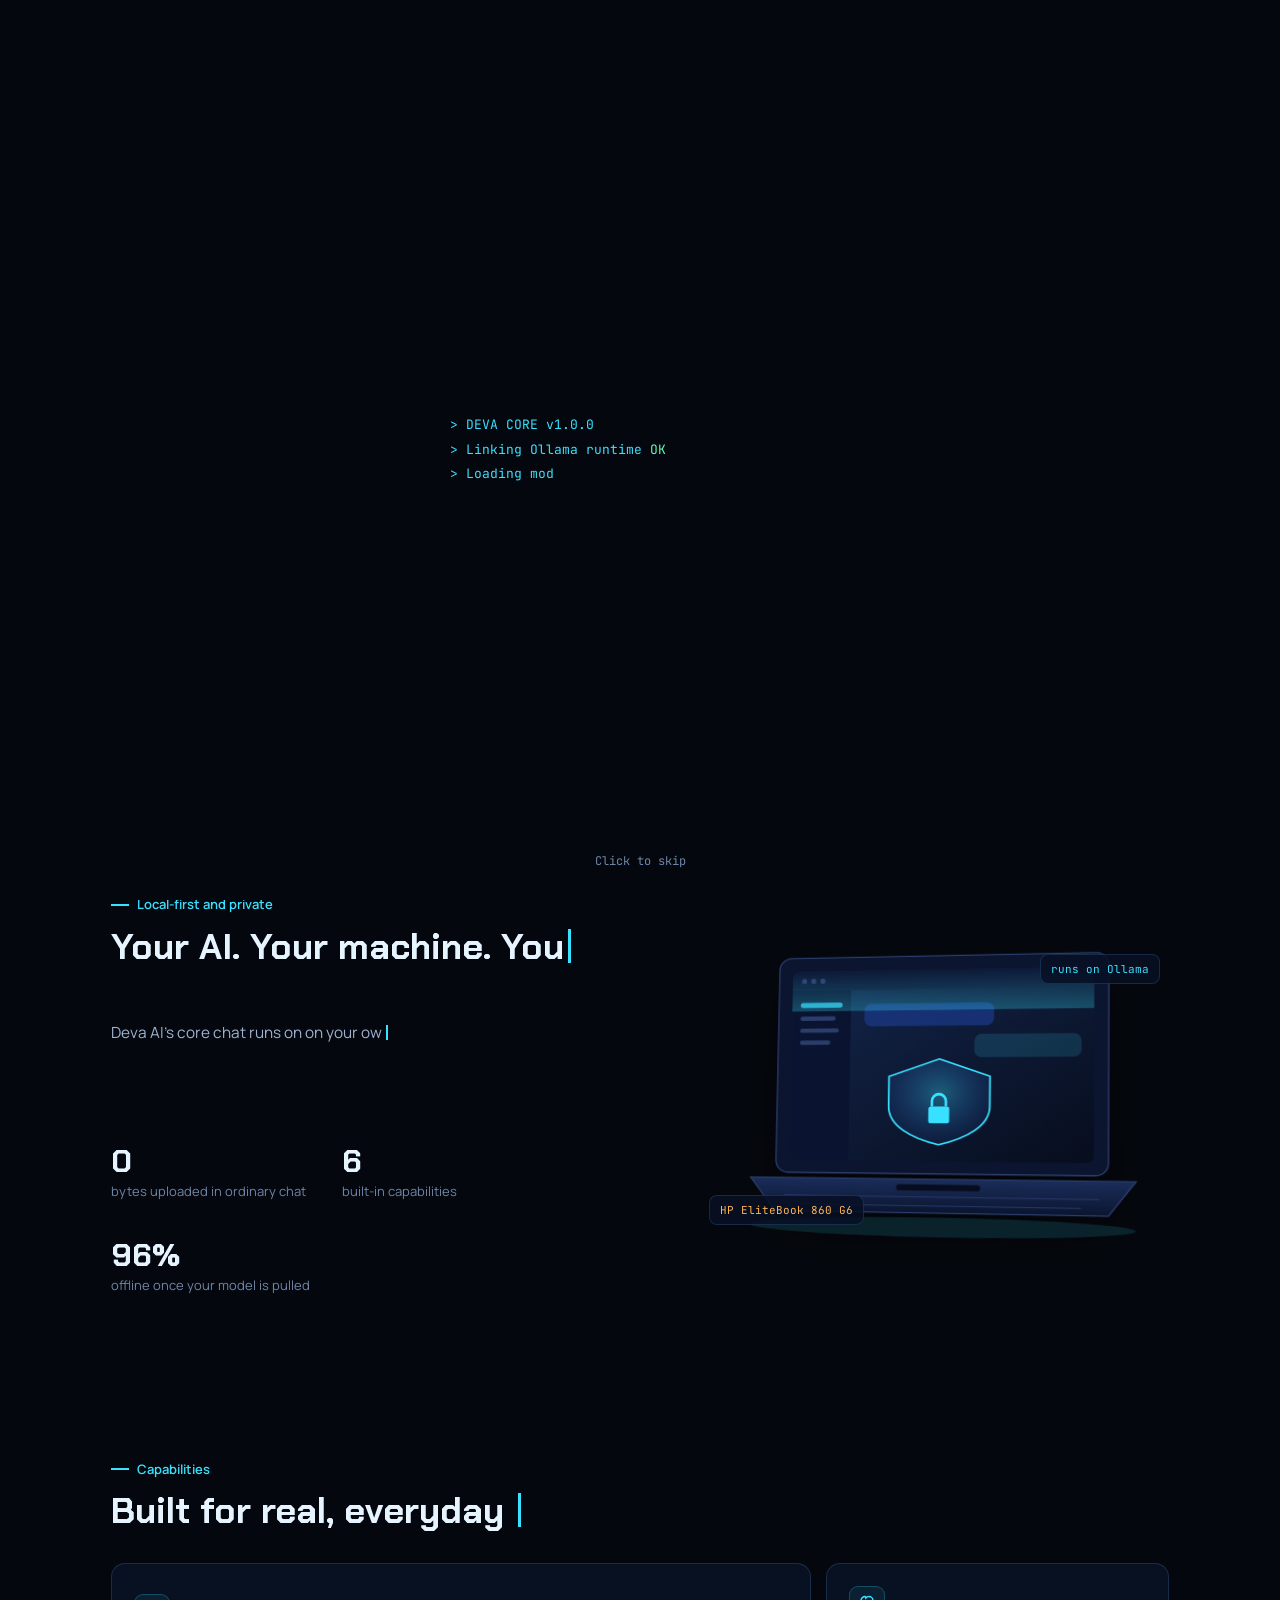
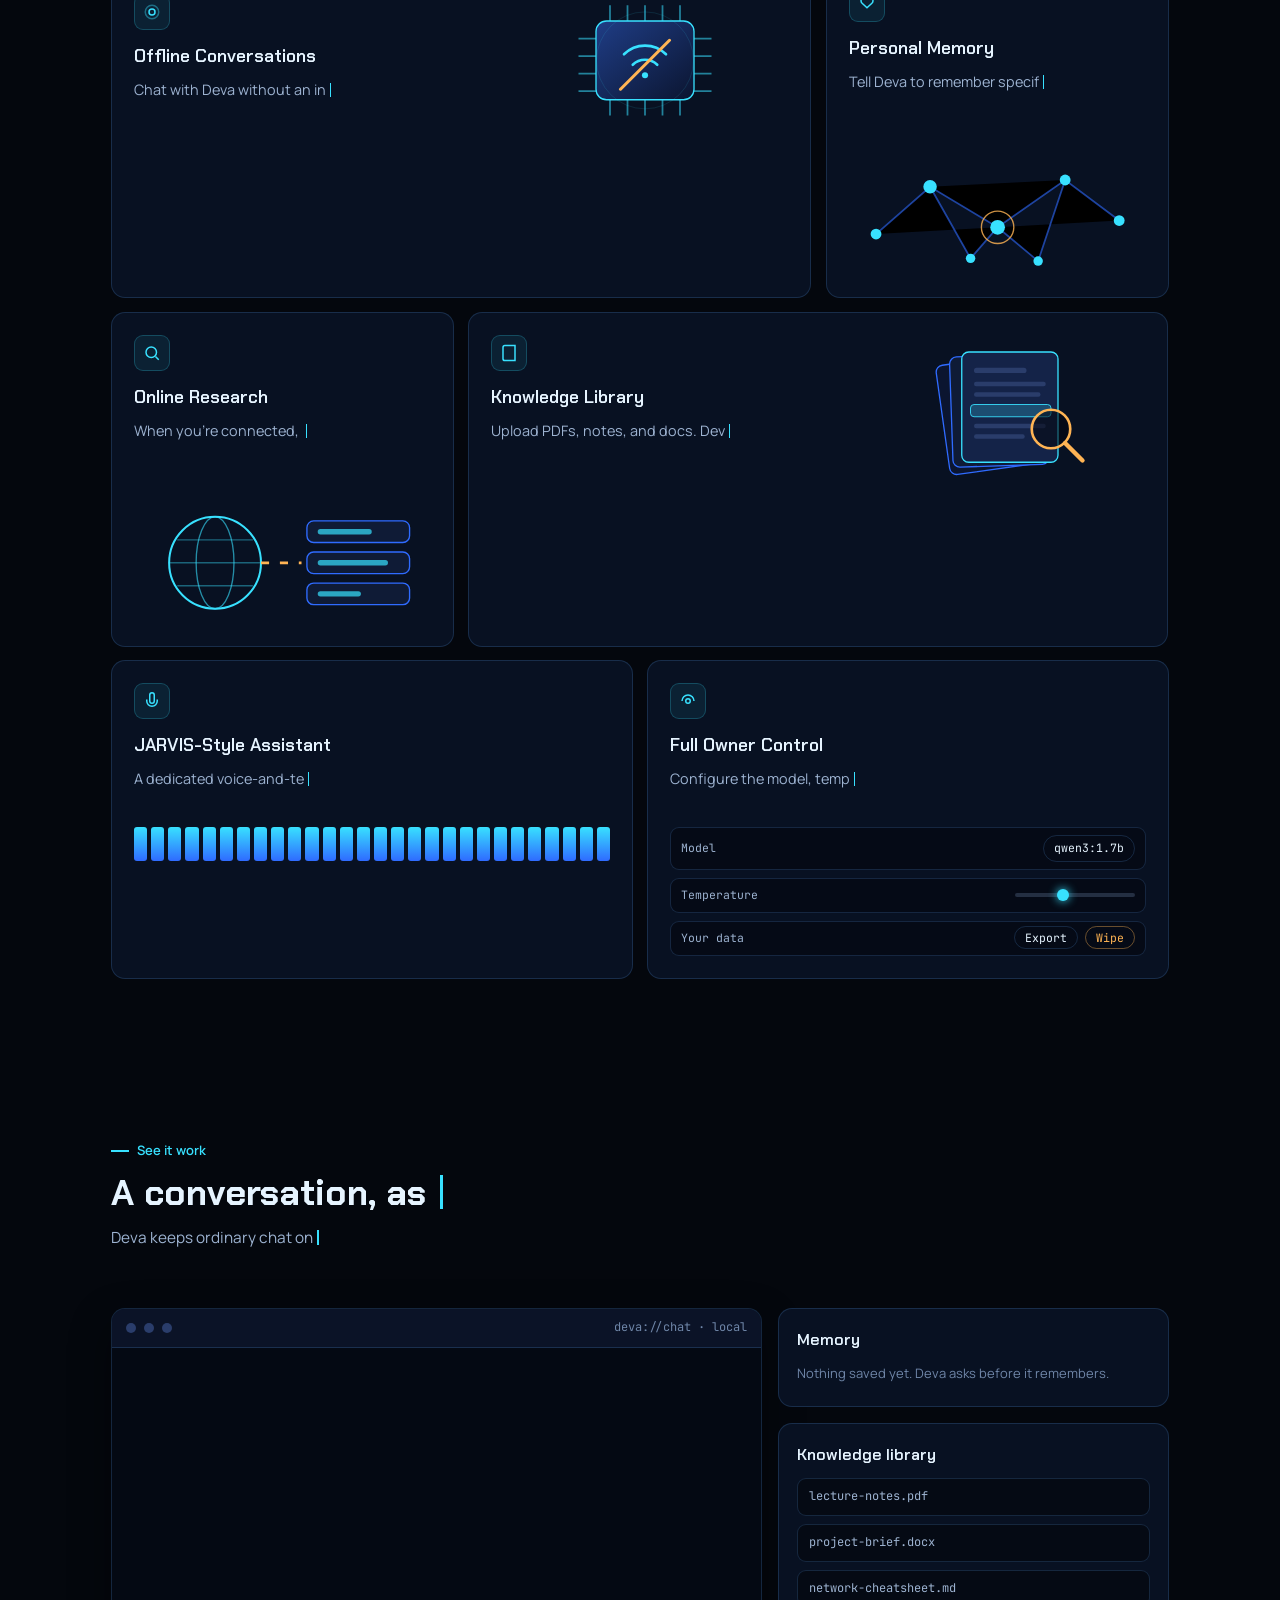
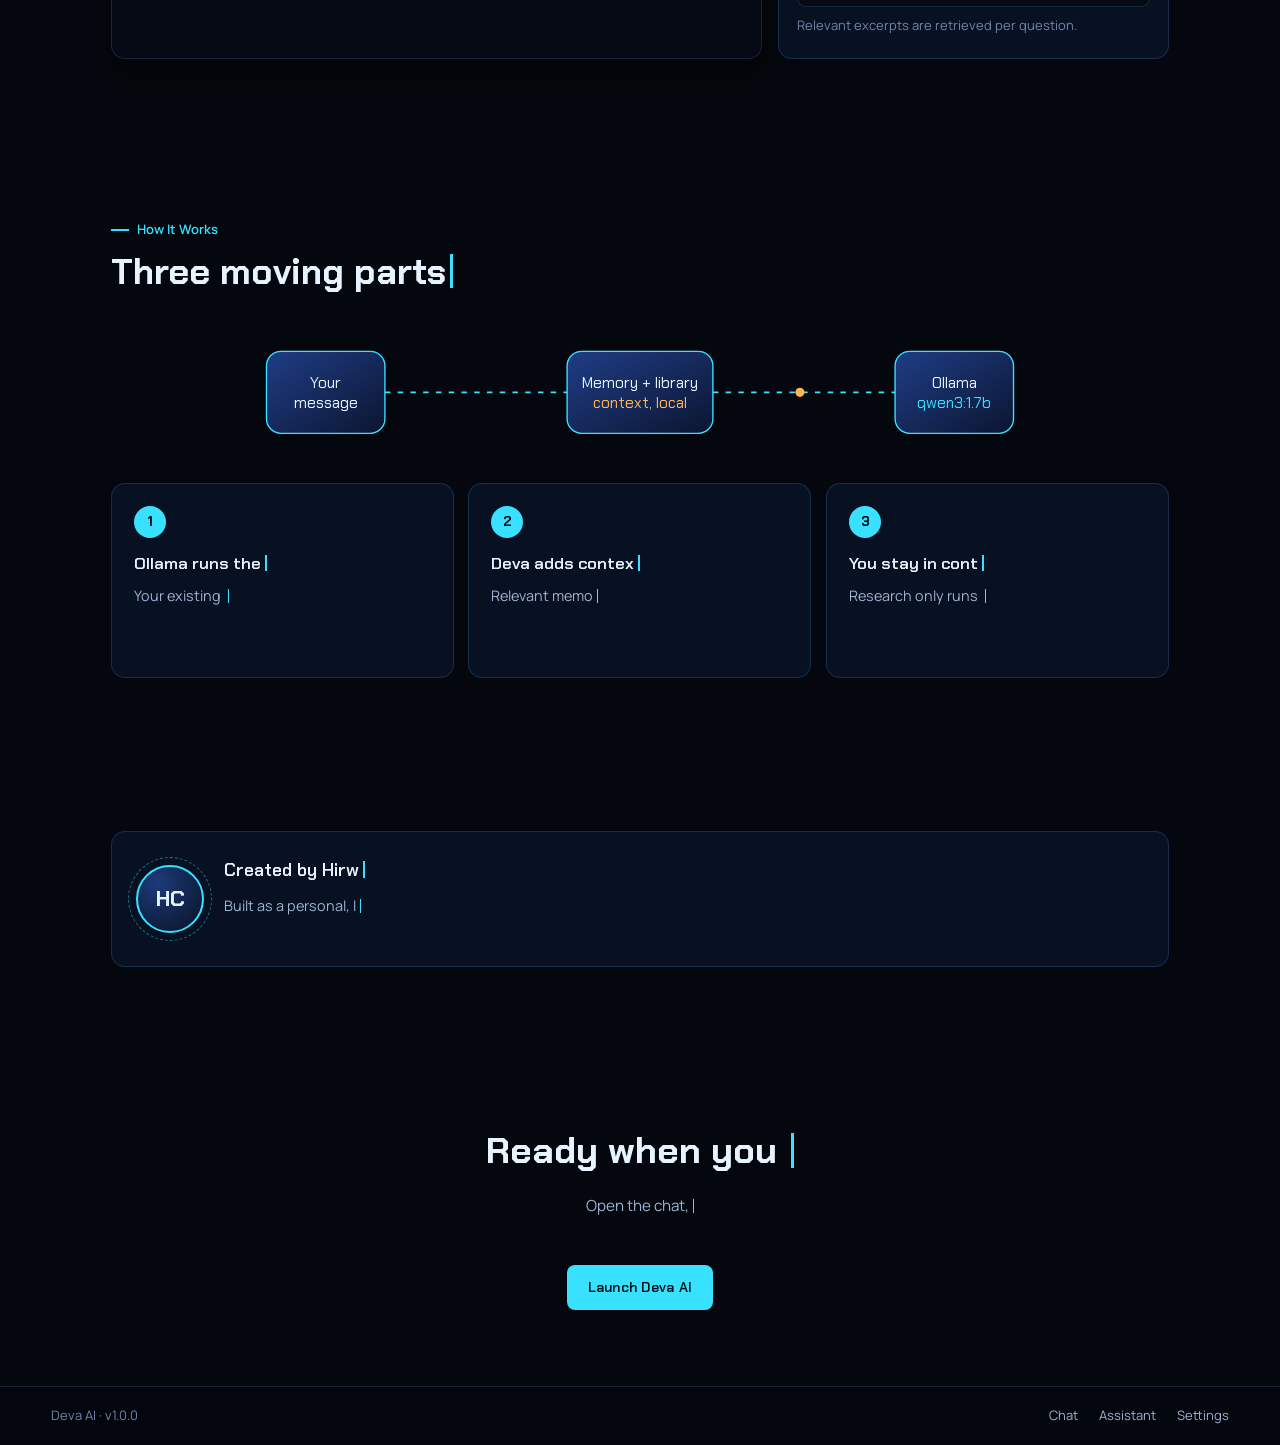
<file: templates/landing.html>
<!doctype html>
<html lang="en">
  <head>
    <meta charset="UTF-8" />
    <meta name="viewport" content="width=device-width, initial-scale=1" />
    <title>Deva AI | Intelligence That Stays With You</title>
    <meta
      name="description"
      content="Deva AI is a personal, local-first AI assistant that runs on your own machine through Ollama. Private by default, with memory, a knowledge library and optional online research."
    />
    <meta name="theme-color" content="#04070d" />
    <link rel="preconnect" href="https://fonts.googleapis.com" />
    <link rel="preconnect" href="https://fonts.gstatic.com" crossorigin />
    <link
      href="https://fonts.googleapis.com/css2?family=Chakra+Petch:wght@500;600;700&family=JetBrains+Mono:wght@400;500&family=Manrope:wght@400;500;600;800&display=swap"
      rel="stylesheet"
    />
    <style>
      :root {
        --void: #04070d;
        --navy: #0a1224;
        --navy-2: #0f1b36;
        --line: rgba(94, 170, 255, 0.18);
        --arc: #38e1ff;
        --cobalt: #2f6bff;
        --ice: #e6f4ff;
        --amber: #ffb454;
        --text-1: #9db3d1;
        --text-2: #6f86a8;
        --display: "Chakra Petch", "Segoe UI", system-ui, sans-serif;
        --body: "Manrope", "Segoe UI", system-ui, sans-serif;
        --mono: "JetBrains Mono", ui-monospace, Consolas, monospace;
      }
      * {
        box-sizing: border-box;
        margin: 0;
        padding: 0;
      }
      html {
        scroll-behavior: smooth;
        scroll-padding-top: 72px;
      }
      body {
        background: var(--void);
        color: var(--ice);
        font-family: var(--body);
        line-height: 1.65;
        overflow-x: hidden;
        -webkit-font-smoothing: antialiased;
      }
      body::before {
        content: "";
        position: fixed;
        inset: 0;
        z-index: 0;
        pointer-events: none;
        background:
          radial-gradient(
            900px 600px at 78% 8%,
            rgba(47, 107, 255, 0.16),
            transparent 60%
          ),
          radial-gradient(
            700px 500px at 8% 40%,
            rgba(56, 225, 255, 0.08),
            transparent 60%
          ),
          linear-gradient(180deg, #04070d, #060b17 50%, #04070d);
      }
      a {
        color: inherit;
        text-decoration: none;
      }
      :focus-visible {
        outline: 2px solid var(--arc);
        outline-offset: 3px;
        border-radius: 6px;
      }
      #bg {
        position: fixed;
        inset: 0;
        width: 100%;
        height: 100%;
        z-index: 0;
        pointer-events: none;
        opacity: 0.35;
      }
      main,
      nav,
      footer,
      #progress {
        position: relative;
        z-index: 2;
      }
      #progress {
        position: fixed;
        top: 0;
        left: 0;
        height: 2px;
        width: 0;
        background: linear-gradient(90deg, var(--cobalt), var(--arc));
        z-index: 60;
        box-shadow: 0 0 12px var(--arc);
      }

      /* typing caret */
      .typing::after {
        content: "";
        display: inline-block;
        width: 0.09em;
        height: 0.95em;
        margin-left: 4px;
        background: var(--arc);
        vertical-align: -0.12em;
        animation: blink 0.9s steps(2) infinite;
      }
      @keyframes blink {
        50% {
          opacity: 0;
        }
      }

      /* boot */
      #boot {
        position: fixed;
        inset: 0;
        z-index: 100;
        background: var(--void);
        display: grid;
        place-items: center;
        transition:
          opacity 0.7s,
          visibility 0.7s;
        cursor: pointer;
      }
      #boot.hide {
        opacity: 0;
        visibility: hidden;
      }
      #boot pre {
        font-family: var(--mono);
        font-size: 13px;
        color: var(--arc);
        line-height: 1.9;
        min-width: min(380px, 86vw);
      }
      #boot .ok {
        color: #5dffb0;
      }
      #boot .hint {
        position: absolute;
        bottom: 28px;
        font-size: 12px;
        color: var(--text-2);
        font-family: var(--mono);
      }

      /* nav */
      nav {
        position: fixed;
        top: 0;
        left: 0;
        right: 0;
        z-index: 50;
        display: flex;
        align-items: center;
        justify-content: space-between;
        gap: 20px;
        padding: 10px clamp(18px, 4vw, 48px);
        transition:
          background 0.3s,
          border-color 0.3s,
          backdrop-filter 0.3s;
        border-bottom: 1px solid transparent;
      }
      nav.scrolled {
        background: rgba(4, 7, 13, 0.78);
        backdrop-filter: blur(14px);
        border-color: var(--line);
      }
      .brand {
        display: flex;
        align-items: center;
        gap: 11px;
        font-family: var(--display);
        font-weight: 700;
        font-size: 18px;
        letter-spacing: 0.02em;
      }
      .brand-orb {
        width: 22px;
        height: 22px;
        border-radius: 50%;
        background: conic-gradient(
          from 0deg,
          var(--arc),
          var(--cobalt),
          #0a1224,
          var(--arc)
        );
        box-shadow: 0 0 10px rgba(56, 225, 255, 0.3);
        animation: spin 6s linear infinite;
        position: relative;
      }
      .brand-orb::after {
        content: "";
        position: absolute;
        inset: 7px;
        border-radius: 50%;
        background: var(--void);
        box-shadow: 0 0 6px var(--arc);
      }
      @keyframes spin {
        to {
          transform: rotate(360deg);
        }
      }
      .links {
        display: flex;
        gap: 6px;
      }
      .links a {
        padding: 6px 12px;
        border-radius: 8px;
        font-size: 13.5px;
        font-weight: 600;
        color: var(--text-1);
        transition:
          color 0.2s,
          background 0.2s;
      }
      .links a:hover {
        color: var(--ice);
        background: rgba(56, 225, 255, 0.08);
      }
      .menu-btn {
        display: none;
        background: none;
        border: 1px solid var(--line);
        color: var(--ice);
        width: 42px;
        height: 42px;
        border-radius: 10px;
        cursor: pointer;
      }
      .btn {
        display: inline-flex;
        align-items: center;
        gap: 10px;
        font-family: var(--display);
        font-weight: 600;
        font-size: 14px;
        padding: 10px 20px;
        border-radius: 8px;
        border: 1px solid transparent;
        cursor: pointer;
        transition:
          transform 0.2s,
          box-shadow 0.2s,
          background 0.2s,
          border-color 0.2s;
        letter-spacing: 0.02em;
      }
      .btn-primary {
        background: var(--arc);
        color: #021018;
      }
      .btn-primary:hover {
        background: #7aeaff;
      }
      .btn-ghost {
        border-color: var(--line);
        color: var(--ice);
        background: rgba(15, 27, 54, 0.5);
      }
      .btn-ghost:hover {
        border-color: var(--arc);
        background: rgba(56, 225, 255, 0.08);
      }

      /* hero */
      .hero {
        min-height: min(100vh, 760px);
        display: grid;
        grid-template-columns: 1.02fr 0.98fr;
        align-items: center;
        gap: clamp(10px, 3vw, 32px);
        padding: 96px clamp(18px, 4vw, 56px) 48px;
        max-width: 1160px;
        margin: 0 auto;
      }
      .hero h1 {
        font-family: var(--display);
        font-weight: 700;
        font-size: clamp(2.1rem, 4.4vw, 3.6rem);
        line-height: 1.08;
        letter-spacing: -0.01em;
      }
      .hero h1 span {
        display: block;
      }
      .hero h1 .l2 {
        color: #7fd6ff;
      }
      .hero h1 .l2.typing::after {
        -webkit-text-fill-color: initial;
      }
      .hero .sub {
        margin-top: 18px;
        max-width: 52ch;
        font-size: 0.98rem;
        color: var(--text-1);
      }
      .rotator {
        margin-top: 16px;
        font-family: var(--mono);
        font-size: 13px;
        color: var(--text-1);
        min-height: 24px;
        display: flex;
        gap: 8px;
        flex-wrap: wrap;
      }
      .rotator b {
        color: var(--amber);
        font-weight: 500;
      }
      .hero-ctas {
        margin-top: 24px;
        display: flex;
        gap: 14px;
        flex-wrap: wrap;
        opacity: 0;
        transform: translateY(10px);
        transition:
          opacity 0.8s,
          transform 0.8s;
      }
      .hero-ctas.show {
        opacity: 1;
        transform: none;
      }
      .orb-wrap {
        position: relative;
        width: min(440px, 88vw);
        aspect-ratio: 1;
        justify-self: center;
        perspective: 1100px;
      }
      .orb-3d {
        position: absolute;
        inset: 0;
        transform-style: preserve-3d;
        transition: transform 0.15s ease-out;
      }
      #orb {
        position: absolute;
        inset: 0;
        width: 100%;
        height: 100%;
      }
      .chip {
        position: absolute;
        font-family: var(--mono);
        font-size: 11px;
        padding: 7px 11px;
        border-radius: 8px;
        background: rgba(8, 16, 36, 0.78);
        border: 1px solid var(--line);
        backdrop-filter: blur(8px);
        color: var(--text-1);
        line-height: 1.45;
        opacity: 0;
        transition: opacity 0.9s;
        box-shadow: 0 10px 30px rgba(0, 0, 0, 0.4);
      }
      .chip.show {
        opacity: 1;
        animation: float 6s ease-in-out infinite;
      }
      .chip b {
        display: block;
        color: var(--ice);
        font-weight: 500;
        font-size: 12px;
      }
      .chip i {
        display: inline-block;
        width: 7px;
        height: 7px;
        border-radius: 50%;
        background: #5dffb0;
        margin-right: 7px;
      }
      .chip.c1 {
        top: 9%;
        left: 0;
        transform: translateZ(70px);
      }
      .chip.c2 {
        top: 20%;
        right: -2%;
        transform: translateZ(110px);
        animation-delay: -2s;
      }
      .chip.c3 {
        bottom: 16%;
        left: 2%;
        transform: translateZ(90px);
        animation-delay: -4s;
      }
      .chip.c4 {
        bottom: 6%;
        right: 6%;
        transform: translateZ(60px);
        animation-delay: -1s;
      }
      @keyframes float {
        50% {
          translate: 0 -9px;
        }
      }

      /* ticker */
      .ticker {
        border-block: 1px solid var(--line);
        background: rgba(10, 18, 36, 0.55);
        overflow: hidden;
        white-space: nowrap;
        padding: 11px 0;
      }
      .ticker-track {
        display: inline-flex;
        gap: 0;
        animation: tick 40s linear infinite;
      }
      .ticker span {
        font-family: var(--display);
        font-weight: 500;
        font-size: 14px;
        color: var(--text-1);
        padding: 0 26px;
        display: inline-flex;
        align-items: center;
        gap: 26px;
      }
      .ticker span::after {
        content: "";
        width: 7px;
        height: 7px;
        background: var(--arc);
        transform: rotate(45deg);
        opacity: 0.7;
      }
      @keyframes tick {
        to {
          transform: translateX(-50%);
        }
      }

      /* sections */
      .section {
        padding: clamp(44px, 6vw, 80px) clamp(18px, 4vw, 56px);
        max-width: 1160px;
        margin: 0 auto;
      }
      .section-head {
        max-width: 680px;
        margin-bottom: 32px;
      }
      .eyebrow {
        display: inline-flex;
        align-items: center;
        gap: 8px;
        font-family: var(--body);
        font-weight: 600;
        font-size: 13px;
        color: var(--arc);
        margin-bottom: 10px;
      }
      .eyebrow::before {
        content: "";
        width: 18px;
        height: 2px;
        background: var(--arc);
      }
      .section h2 {
        font-family: var(--display);
        font-weight: 700;
        font-size: clamp(1.6rem, 2.8vw, 2.3rem);
        line-height: 1.15;
      }
      .section-head p {
        margin-top: 12px;
        color: var(--text-1);
        font-size: 0.96rem;
        max-width: 60ch;
      }

      /* about */
      .about-grid {
        display: grid;
        grid-template-columns: 1fr 1.05fr;
        gap: clamp(24px, 4vw, 52px);
        align-items: center;
      }
      .stats {
        display: flex;
        gap: clamp(18px, 3vw, 36px);
        margin-top: 24px;
        flex-wrap: wrap;
      }
      .stat b {
        display: block;
        font-family: var(--display);
        font-size: clamp(1.5rem, 2.6vw, 2rem);
        color: var(--ice);
        line-height: 1;
      }
      .stat span {
        font-size: 13px;
        color: var(--text-2);
      }
      .device {
        position: relative;
        perspective: 1200px;
        max-width: 460px;
        justify-self: end;
        width: 100%;
      }
      .device svg {
        width: 100%;
        height: auto;
        display: block;
        transform: rotateY(-10deg) rotateX(4deg);
        transition: transform 0.4s;
        filter: drop-shadow(0 18px 30px rgba(0, 0, 0, 0.4));
      }
      .device:hover svg {
        transform: rotateY(-2deg) rotateX(0);
      }
      .scan {
        animation: scan 3.6s linear infinite;
      }
      @keyframes scan {
        from {
          transform: translateY(-50px);
        }
        to {
          transform: translateY(230px);
        }
      }
      .tag {
        position: absolute;
        font-family: var(--mono);
        font-size: 11px;
        padding: 5px 10px;
        border-radius: 8px;
        background: rgba(8, 16, 36, 0.85);
        border: 1px solid var(--line);
        color: var(--arc);
      }
      .tag.t1 {
        top: 4%;
        right: 2%;
      }
      .tag.t2 {
        bottom: 6%;
        left: 0;
        color: var(--amber);
      }

      /* bento */
      .bento {
        display: grid;
        grid-template-columns: repeat(6, 1fr);
        gap: 14px;
      }
      .card {
        position: relative;
        overflow: hidden;
        border-radius: 14px;
        padding: 22px;
        background: rgba(11, 20, 40, 0.8);
        border: 1px solid var(--line);
        transform-style: preserve-3d;
        transition:
          transform 0.2s ease-out,
          border-color 0.3s;
        will-change: transform;
      }
      .card:hover {
        border-color: rgba(56, 225, 255, 0.5);
      }
      .glare {
        display: none;
      }
      .card:hover .glare {
        opacity: 1;
      }
      .card h3 {
        font-family: var(--display);
        font-size: 1.12rem;
        font-weight: 600;
        margin: 12px 0 6px;
      }
      .card p {
        color: var(--text-1);
        font-size: 0.9rem;
      }
      .f-icon {
        width: 36px;
        height: 36px;
        border-radius: 9px;
        display: grid;
        place-items: center;
        color: var(--arc);
        background: rgba(56, 225, 255, 0.08);
        border: 1px solid rgba(56, 225, 255, 0.22);
      }
      .f-icon svg {
        width: 18px;
        height: 18px;
      }
      .s4 {
        grid-column: span 4;
      }
      .s3 {
        grid-column: span 3;
      }
      .s2 {
        grid-column: span 2;
      }
      .split {
        display: grid;
        grid-template-columns: 1.1fr 0.9fr;
        gap: 16px;
        align-items: center;
      }
      .split .art {
        max-width: 210px;
        justify-self: center;
      }
      .card .art {
        width: 100%;
        height: auto;
        display: block;
      }
      .bars {
        display: flex;
        gap: 4px;
        align-items: center;
        height: 34px;
        margin-top: 12px;
      }
      .bars i {
        flex: 1;
        border-radius: 3px;
        background: linear-gradient(var(--arc), var(--cobalt));
        height: 100%;
        transform-origin: center;
        animation: bar 1.1s ease-in-out infinite;
      }
      @keyframes bar {
        0%,
        100% {
          transform: scaleY(0.15);
        }
        50% {
          transform: scaleY(1);
        }
      }
      .ctrl {
        margin-top: 12px;
        display: grid;
        gap: 8px;
        font-family: var(--mono);
        font-size: 11.5px;
        color: var(--text-1);
      }
      .ctrl div {
        display: flex;
        align-items: center;
        justify-content: space-between;
        gap: 12px;
        padding: 7px 10px;
        border-radius: 9px;
        background: rgba(4, 7, 13, 0.55);
        border: 1px solid var(--line);
      }
      .slider {
        flex: 1;
        max-width: 120px;
        height: 4px;
        background: rgba(111, 134, 168, 0.3);
        border-radius: 2px;
        position: relative;
      }
      .slider::after {
        content: "";
        position: absolute;
        top: 50%;
        left: var(--v, 40%);
        width: 12px;
        height: 12px;
        border-radius: 50%;
        background: var(--arc);
        box-shadow: 0 0 10px var(--arc);
        transform: translate(-50%, -50%);
        animation: slide 5s ease-in-out infinite;
      }
      @keyframes slide {
        50% {
          left: 72%;
        }
      }
      .pill {
        padding: 3px 10px;
        border-radius: 99px;
        border: 1px solid var(--line);
        color: var(--ice);
      }
      .pill.danger {
        color: var(--amber);
        border-color: rgba(255, 180, 84, 0.4);
      }

      /* demo */
      .demo {
        display: grid;
        grid-template-columns: 1.25fr 0.75fr;
        gap: 16px;
      }
      .term {
        border-radius: 14px;
        border: 1px solid var(--line);
        background: rgba(5, 10, 22, 0.85);
        overflow: hidden;
        box-shadow: 0 16px 40px rgba(0, 0, 0, 0.4);
      }
      .term-bar {
        display: flex;
        align-items: center;
        gap: 8px;
        padding: 9px 14px;
        border-bottom: 1px solid var(--line);
        background: rgba(15, 27, 54, 0.6);
        font-family: var(--mono);
        font-size: 12px;
        color: var(--text-2);
      }
      .term-bar i {
        width: 10px;
        height: 10px;
        border-radius: 50%;
        background: #2a3d6b;
      }
      .term-bar span {
        margin-left: auto;
      }
      #chatBody {
        padding: 18px;
        min-height: 310px;
        display: flex;
        flex-direction: column;
        gap: 11px;
      }
      .msg {
        max-width: 84%;
        padding: 9px 13px;
        border-radius: 12px;
        font-size: 0.88rem;
        line-height: 1.5;
      }
      .msg.u {
        align-self: flex-end;
        background: linear-gradient(
          135deg,
          rgba(47, 107, 255, 0.35),
          rgba(47, 107, 255, 0.18)
        );
        border: 1px solid rgba(47, 107, 255, 0.5);
      }
      .msg.d {
        align-self: flex-start;
        background: rgba(56, 225, 255, 0.06);
        border: 1px solid rgba(56, 225, 255, 0.22);
      }
      .msg small {
        display: block;
        font-family: var(--mono);
        font-size: 11px;
        color: var(--arc);
        margin-bottom: 4px;
      }
      .approve {
        margin-top: 10px;
        font-family: var(--mono);
        font-size: 12px;
        padding: 7px 14px;
        border-radius: 8px;
        border: 1px solid var(--amber);
        color: var(--amber);
        background: rgba(255, 180, 84, 0.08);
        transition: all 0.3s;
      }
      .approve.on {
        background: var(--amber);
        color: #1a1000;
      }
      .side {
        display: grid;
        gap: 16px;
      }
      .panel {
        border-radius: 14px;
        border: 1px solid var(--line);
        background: rgba(11, 20, 40, 0.8);
        padding: 18px;
      }
      .panel h4 {
        font-family: var(--display);
        font-weight: 600;
        font-size: 1rem;
        margin-bottom: 10px;
      }
      .mem-item,
      .doc-item {
        font-family: var(--mono);
        font-size: 12px;
        padding: 8px 11px;
        border-radius: 9px;
        background: rgba(4, 7, 13, 0.6);
        border: 1px solid var(--line);
        color: var(--text-1);
        margin-bottom: 8px;
        animation: pop 0.5s;
      }
      .mem-item {
        border-color: rgba(255, 180, 84, 0.35);
        color: var(--ice);
      }
      .empty {
        font-size: 13px;
        color: var(--text-2);
      }
      @keyframes pop {
        from {
          opacity: 0;
          transform: translateY(8px) scale(0.97);
        }
      }

      /* how */
      .pipe {
        width: 100%;
        height: auto;
        display: block;
        margin: 0 auto 22px;
        max-width: 820px;
      }
      .flow {
        stroke-dasharray: 6 8;
        animation: flow 1.2s linear infinite;
      }
      @keyframes flow {
        to {
          stroke-dashoffset: -14;
        }
      }
      .steps {
        display: grid;
        grid-template-columns: repeat(3, 1fr);
        gap: 14px;
      }
      .step-num {
        width: 32px;
        height: 32px;
        border-radius: 50%;
        display: grid;
        place-items: center;
        font-family: var(--display);
        font-weight: 700;
        font-size: 14px;
        color: #021018;
        background: var(--arc);
      }
      .step h4 {
        margin: 12px 0 6px;
        font-family: var(--display);
        font-size: 1.05rem;
        font-weight: 600;
      }

      /* creator */
      .creator {
        display: flex;
        align-items: center;
        gap: 20px;
        padding: 24px;
        flex-wrap: wrap;
      }
      .creator-avatar {
        width: 68px;
        height: 68px;
        border-radius: 50%;
        display: grid;
        place-items: center;
        font-family: var(--display);
        font-weight: 700;
        font-size: 22px;
        color: var(--ice);
        background: radial-gradient(circle at 30% 25%, #1d3a7a, #0a1224);
        border: 2px solid var(--arc);
        flex: none;
        position: relative;
      }
      .creator-avatar::after {
        content: "";
        position: absolute;
        inset: -10px;
        border-radius: 50%;
        border: 1px dashed rgba(56, 225, 255, 0.5);
        animation: spin 14s linear infinite;
      }
      .creator h3 {
        margin: 0;
      }

      /* cta */
      .cta {
        text-align: center;
        padding: clamp(44px, 6vw, 76px) 20px;
      }
      .cta h2 {
        font-family: var(--display);
        font-size: clamp(1.6rem, 3vw, 2.3rem);
        font-weight: 700;
        max-width: 18ch;
        margin: 0 auto 12px;
      }
      .cta p {
        color: var(--text-1);
        font-size: 0.95rem;
        max-width: 52ch;
        margin: 0 auto 22px;
      }

      /* footer */
      .footer {
        border-top: 1px solid var(--line);
        padding: 18px clamp(18px, 4vw, 56px);
        display: flex;
        justify-content: space-between;
        align-items: center;
        flex-wrap: wrap;
        gap: 14px;
        color: var(--text-2);
        font-size: 13px;
        background: rgba(4, 7, 13, 0.8);
      }
      .footer a {
        color: var(--text-1);
        margin-left: 18px;
      }
      .footer a:hover {
        color: var(--arc);
      }

      @media (max-width: 960px) {
        .hero {
          grid-template-columns: 1fr;
          padding-top: 84px;
          text-align: left;
        }
        .orb-wrap {
          order: -1;
          width: min(320px, 78vw);
        }
        .device {
          justify-self: center;
        }
        .about-grid,
        .demo,
        .split {
          grid-template-columns: 1fr;
        }
        .bento .s4,
        .bento .s3,
        .bento .s2 {
          grid-column: span 6;
        }
        .steps {
          grid-template-columns: 1fr;
        }
        .links {
          position: absolute;
          top: 100%;
          left: 0;
          right: 0;
          flex-direction: column;
          background: rgba(4, 7, 13, 0.96);
          border-bottom: 1px solid var(--line);
          padding: 10px 18px 18px;
          display: none;
        }
        .links.open {
          display: flex;
        }
        .menu-btn {
          display: grid;
          place-items: center;
        }
        nav > .btn {
          display: none;
        }
        .chip.c2,
        .chip.c4 {
          display: none;
        }
      }
      @media (prefers-reduced-motion: reduce) {
        *,
        *::before,
        *::after {
          animation-duration: 0.01ms !important;
          animation-iteration-count: 1 !important;
          transition-duration: 0.01ms !important;
        }
        html {
          scroll-behavior: auto;
        }
      }
    </style>
  </head>
  <body>
    <div id="boot" aria-hidden="true">
      <pre id="bootText"></pre>
      <div class="hint">Click to skip</div>
    </div>
    <div id="progress"></div>
    <canvas id="bg" aria-hidden="true"></canvas>

    <nav id="nav">
      <a href="#top" class="brand"
        ><div class="brand-orb"></div>
        Deva AI</a
      >
      <div class="links" id="links">
        <a href="#about">About</a>
        <a href="#features">Features</a>
        <a href="#demo">Live demo</a>
        <a href="#how">How It Works</a>
        <a href="#creator">Developer</a>
      </div>
      <a href="/chat" class="btn btn-primary">Start Deva AI</a>
      <button
        class="menu-btn"
        id="menuBtn"
        aria-label="Open menu"
        aria-expanded="false"
      >
        <svg
          width="20"
          height="20"
          viewBox="0 0 24 24"
          fill="none"
          stroke="currentColor"
          stroke-width="2"
        >
          <path d="M4 7h16M4 12h16M4 17h16" />
        </svg>
      </button>
    </nav>

    <main id="top">
      <header class="hero">
        <div>
          <h1 aria-label="Intelligence That Stays With You.">
            <span class="l1" data-hero>Intelligence That</span>
            <span class="l2" data-hero>Stays With You.</span>
          </h1>
          <p class="sub" data-hero>
            Deva AI is a personal, local-first AI assistant that runs entirely
            on your own machine, private by default, with memory,
            a knowledge library, and optional online research when you need it.
          </p>
          <div class="rotator"><span>Deva is your</span><b id="rot"></b></div>
          <div class="hero-ctas" id="heroCtas">
            <a href="chat.html" class="btn btn-primary">Launch Deva AI</a>
            <a href="#features" class="btn btn-ghost">Explore Features</a>
          </div>
        </div>

        <div class="orb-wrap" id="orbWrap">
          <div class="orb-3d" id="orb3d">
            <canvas
              id="orb"
              aria-label="Rotating 3D holographic core of Deva AI"
              role="img"
            ></canvas>
            <div class="chip c1">
              <i></i><b>Ollama online</b>qwen3:1.7b loaded
            </div>
            <div class="chip c2">
              <b>Data sent: 0 B</b>ordinary chat stays local
            </div>
            <div class="chip c3">
              <b>Memory: ask first</b>saved only when approved
            </div>
            <div class="chip c4"><b>Research: on request</b>cited sources</div>
          </div>
        </div>
      </header>

      <div class="ticker" aria-hidden="true">
        <div class="ticker-track" id="tickerTrack"></div>
      </div>

      <section class="section" id="about">
        <div class="about-grid">
          <div class="section-head" style="margin-bottom: 0">
            <div class="eyebrow" data-type>Local-first and private</div>
            <h2 data-type>Your AI. Your machine. Your data.</h2>
            <p data-type>
              Deva AI's core chat runs on on your own hardware. There's
              no required cloud subscription and no mandatory data upload. Deva
              only reaches the internet when you explicitly ask it to research
              something.
            </p>
            <div class="stats">
              <div class="stat">
                <b data-count="0">0</b
                ><span>bytes uploaded in ordinary chat</span>
              </div>
              <div class="stat">
                <b
                  ><span
                    data-count="6"
                    style="font-size: inherit; color: inherit"
                    >0</span
                  ></b
                ><span>built-in capabilities</span>
              </div>
              <div class="stat">
                <b
                  ><span
                    data-count="100"
                    style="font-size: inherit; color: inherit"
                    >0</span
                  >%</b
                ><span>offline once your model is pulled</span>
              </div>
            </div>
          </div>

          <div class="device tilt3d">
            <svg
              viewBox="0 0 520 340"
              role="img"
              aria-label="Laptop running Deva AI with a privacy shield on the screen"
            >
              <defs>
                <linearGradient id="scr" x1="0" y1="0" x2="1" y2="1">
                  <stop offset="0" stop-color="#14264d" />
                  <stop offset="1" stop-color="#070d1d" />
                </linearGradient>
                <linearGradient id="base" x1="0" y1="0" x2="0" y2="1">
                  <stop offset="0" stop-color="#1a2d5a" />
                  <stop offset="1" stop-color="#0b1530" />
                </linearGradient>
                <linearGradient id="scanG" x1="0" y1="0" x2="0" y2="1">
                  <stop offset="0" stop-color="#38e1ff" stop-opacity="0" />
                  <stop offset="1" stop-color="#38e1ff" stop-opacity=".28" />
                </linearGradient>
                <radialGradient id="shieldG" cx="50%" cy="40%" r="65%">
                  <stop offset="0" stop-color="#38e1ff" stop-opacity=".35" />
                  <stop offset="1" stop-color="#2f6bff" stop-opacity=".05" />
                </radialGradient>
                <clipPath id="clipScr">
                  <rect x="86" y="30" width="348" height="218" rx="8" />
                </clipPath>
              </defs>
              <ellipse
                cx="260"
                cy="322"
                rx="220"
                ry="11"
                fill="#38e1ff"
                opacity=".13"
              />
              <rect
                x="70"
                y="14"
                width="380"
                height="248"
                rx="14"
                fill="#0b1530"
                stroke="#2a3d6b"
                stroke-width="1.5"
              />
              <rect
                x="86"
                y="30"
                width="348"
                height="218"
                rx="8"
                fill="url(#scr)"
              />
              <g clip-path="url(#clipScr)">
                <rect x="86" y="30" width="348" height="22" fill="#0d1a38" />
                <circle cx="100" cy="41" r="3" fill="#2a3d6b" />
                <circle cx="111" cy="41" r="3" fill="#2a3d6b" />
                <circle cx="122" cy="41" r="3" fill="#2a3d6b" />
                <rect x="86" y="52" width="70" height="196" fill="#0a1430" />
                <rect
                  x="96"
                  y="66"
                  width="50"
                  height="6"
                  rx="3"
                  fill="#38e1ff"
                  opacity=".7"
                />
                <rect
                  x="96"
                  y="82"
                  width="42"
                  height="5"
                  rx="2.5"
                  fill="#2a3d6b"
                />
                <rect
                  x="96"
                  y="96"
                  width="46"
                  height="5"
                  rx="2.5"
                  fill="#2a3d6b"
                />
                <rect
                  x="96"
                  y="110"
                  width="36"
                  height="5"
                  rx="2.5"
                  fill="#2a3d6b"
                />
                <rect
                  x="172"
                  y="68"
                  width="150"
                  height="26"
                  rx="8"
                  fill="#1b3a8a"
                  opacity=".7"
                />
                <rect
                  x="300"
                  y="104"
                  width="120"
                  height="26"
                  rx="8"
                  fill="#38e1ff"
                  opacity=".14"
                  stroke="#38e1ff"
                  stroke-opacity=".4"
                />
                <path
                  d="M260 138 L318 160 V198 C318 222 292 238 260 246 C228 238 202 222 202 198 V160 Z"
                  transform="translate(0,-12) scale(1,.9) translate(0,22)"
                  fill="url(#shieldG)"
                  stroke="#38e1ff"
                  stroke-width="2"
                />
                <rect
                  x="248"
                  y="186"
                  width="24"
                  height="19"
                  rx="3"
                  fill="#38e1ff"
                />
                <path
                  d="M252 186v-6a8 8 0 0 1 16 0v6"
                  fill="none"
                  stroke="#38e1ff"
                  stroke-width="3"
                />
                <rect
                  class="scan"
                  x="86"
                  y="30"
                  width="348"
                  height="46"
                  fill="url(#scanG)"
                />
              </g>
              <path
                d="M40 268h440l-30 38H70z"
                fill="url(#base)"
                stroke="#2a3d6b"
                stroke-width="1.5"
              />
              <rect
                x="212"
                y="274"
                width="96"
                height="7"
                rx="3.5"
                fill="#070d1d"
              />
              <g stroke="#2a3d6b" stroke-width="1">
                <path d="M80 288h360M100 298h320" />
              </g>
            </svg>
            <div class="tag t1">runs on Ollama</div>
            <div class="tag t2">HP EliteBook 860 G6</div>
          </div>
        </div>
      </section>

      <section class="section" id="features">
        <div class="section-head">
          <div class="eyebrow" data-type>Capabilities</div>
          <h2 data-type>Built for real, everyday use</h2>
        </div>

        <div class="bento">
          <!-- Offline Conversations -->
          <article class="card s4 tilt">
            <div class="glare"></div>
            <div class="split">
              <div>
                <div class="f-icon">
                  <svg
                    width="22"
                    height="22"
                    viewBox="0 0 24 24"
                    fill="none"
                    stroke="currentColor"
                    stroke-width="2"
                  >
                    <circle cx="12" cy="12" r="4" />
                    <circle cx="12" cy="12" r="9" opacity=".4" />
                  </svg>
                </div>
                <h3 data-type>Offline Conversations</h3>
                <p data-type>
                  Chat with Deva without an internet connection, once your local
                  model is pulled through Ollama.
                </p>
              </div>
              <svg
                class="art"
                viewBox="0 0 240 170"
                role="img"
                aria-label="Processor chip with a crossed-out wifi symbol"
              >
                <defs>
                  <linearGradient id="chipG" x1="0" y1="0" x2="1" y2="1">
                    <stop offset="0" stop-color="#1f3d86" />
                    <stop offset="1" stop-color="#0b1530" />
                  </linearGradient>
                </defs>
                <g stroke="#38e1ff" stroke-opacity=".55" stroke-width="2">
                  <path
                    d="M80 40v-18M100 40v-18M120 40v-18M140 40v-18M160 40v-18M80 130v18M100 130v18M120 130v18M140 130v18M160 130v18M64 60H44M64 80H44M64 100H44M64 120H44M176 60h20M176 80h20M176 100h20M176 120h20"
                  />
                </g>
                <rect
                  x="64"
                  y="40"
                  width="112"
                  height="90"
                  rx="12"
                  fill="url(#chipG)"
                  stroke="#38e1ff"
                  stroke-width="1.5"
                />
                <g
                  fill="none"
                  stroke="#38e1ff"
                  stroke-width="3"
                  stroke-linecap="round"
                >
                  <path d="M96 78a34 34 0 0 1 48 0" />
                  <path d="M106 90a20 20 0 0 1 28 0" />
                </g>
                <circle cx="120" cy="102" r="3.5" fill="#38e1ff" />
                <path
                  d="M92 118L148 62"
                  stroke="#ffb454"
                  stroke-width="3.5"
                  stroke-linecap="round"
                />
                <circle
                  cx="120"
                  cy="85"
                  r="52"
                  fill="none"
                  stroke="#38e1ff"
                  stroke-opacity=".25"
                >
                  <animate
                    attributeName="r"
                    values="48;60;48"
                    dur="3.2s"
                    repeatCount="indefinite"
                  />
                  <animate
                    attributeName="stroke-opacity"
                    values=".35;0;.35"
                    dur="3.2s"
                    repeatCount="indefinite"
                  />
                </circle>
              </svg>
            </div>
          </article>

          <!-- Personal Memory -->
          <article class="card s2 tilt">
            <div class="glare"></div>
            <div class="f-icon">
              <svg
                width="22"
                height="22"
                viewBox="0 0 24 24"
                fill="none"
                stroke="currentColor"
                stroke-width="2"
              >
                <path
                  d="M9.5 2A5.5 5.5 0 0 0 4 7.5c0 1.5.5 2.5 1.5 3.5L12 17l6.5-6c1-1 1.5-2 1.5-3.5A5.5 5.5 0 0 0 14.5 2c-1.7 0-3 .7-4 2a5.4 5.4 0 0 0-1-2z"
                />
              </svg>
            </div>
            <h3 data-type>Personal Memory</h3>
            <p data-type>
              Tell Deva to remember specific facts, review and edit them
              anytime, or ask it to forget something.
            </p>
            <svg
              class="art"
              viewBox="0 0 220 90"
              style="margin-top: 12px"
              role="img"
              aria-label="Network of memory nodes"
            >
              <g stroke="#2f6bff" stroke-opacity=".6" stroke-width="1.3">
                <path
                  d="M20 60L60 25L110 55L160 20L200 50M60 25L90 78L110 55L140 80L160 20"
                />
              </g>
              <g fill="#38e1ff">
                <circle cx="20" cy="60" r="4" />
                <circle cx="60" cy="25" r="5" />
                <circle cx="110" cy="55" r="6">
                  <animate
                    attributeName="r"
                    values="5;8;5"
                    dur="2.4s"
                    repeatCount="indefinite"
                  />
                </circle>
                <circle cx="160" cy="20" r="4" />
                <circle cx="200" cy="50" r="4" />
                <circle cx="90" cy="78" r="3.5" />
                <circle cx="140" cy="80" r="3.5" />
              </g>
              <circle
                cx="110"
                cy="55"
                r="12"
                fill="none"
                stroke="#ffb454"
                stroke-opacity=".8"
              />
            </svg>
          </article>

          <!-- Online Research -->
          <article class="card s2 tilt">
            <div class="glare"></div>
            <div class="f-icon">
              <svg
                width="22"
                height="22"
                viewBox="0 0 24 24"
                fill="none"
                stroke="currentColor"
                stroke-width="2"
              >
                <circle cx="11" cy="11" r="7" />
                <line x1="21" y1="21" x2="16.65" y2="16.65" />
              </svg>
            </div>
            <h3 data-type>Online Research</h3>
            <p data-type>
              When you're connected, ask Deva to research a topic. It searches,
              reads, summarizes, and cites sources.
            </p>
            <svg
              class="art"
              viewBox="0 0 220 90"
              style="margin-top: 12px"
              role="img"
              aria-label="Globe with search beam"
            >
              <circle
                cx="60"
                cy="45"
                r="34"
                fill="none"
                stroke="#38e1ff"
                stroke-width="1.5"
              />
              <ellipse
                cx="60"
                cy="45"
                rx="14"
                ry="34"
                fill="none"
                stroke="#38e1ff"
                stroke-opacity=".6"
              />
              <path
                d="M26 45h68M32 28h56M32 62h56"
                stroke="#38e1ff"
                stroke-opacity=".4"
              />
              <path
                d="M94 45h30"
                stroke="#ffb454"
                stroke-width="2"
                stroke-dasharray="4 4"
                class="flow"
              />
              <g fill="#0f1b36" stroke="#2f6bff">
                <rect x="128" y="14" width="76" height="16" rx="5" />
                <rect x="128" y="37" width="76" height="16" rx="5" />
                <rect x="128" y="60" width="76" height="16" rx="5" />
              </g>
              <g fill="#38e1ff" opacity=".7">
                <rect x="136" y="20" width="40" height="4" rx="2" />
                <rect x="136" y="43" width="52" height="4" rx="2" />
                <rect x="136" y="66" width="32" height="4" rx="2" />
              </g>
            </svg>
          </article>

          <!-- Knowledge Library -->
          <article class="card s4 tilt">
            <div class="glare"></div>
            <div class="split">
              <div>
                <div class="f-icon">
                  <svg
                    width="22"
                    height="22"
                    viewBox="0 0 24 24"
                    fill="none"
                    stroke="currentColor"
                    stroke-width="2"
                  >
                    <path
                      d="M6.5 2H20v20H6.5A2.5 2.5 0 0 1 4 19.5v-15A2.5 2.5 0 0 1 6.5 2z"
                    />
                  </svg>
                </div>
                <h3 data-type>Knowledge Library</h3>
                <p data-type>
                  Upload PDFs, notes, and docs. Deva retrieves relevant excerpts
                  instead of loading everything into every prompt.
                </p>
              </div>
              <svg
                class="art"
                viewBox="0 0 240 170"
                role="img"
                aria-label="Stack of documents with a magnifier highlighting one excerpt"
              >
                <g stroke="#2f6bff" stroke-width="1.5">
                  <rect
                    x="52"
                    y="24"
                    width="110"
                    height="126"
                    rx="8"
                    fill="#0b1530"
                    transform="rotate(-8 107 87)"
                  />
                  <rect
                    x="62"
                    y="20"
                    width="110"
                    height="126"
                    rx="8"
                    fill="#0f1b36"
                    transform="rotate(-2 117 83)"
                  />
                  <rect
                    x="74"
                    y="16"
                    width="110"
                    height="126"
                    rx="8"
                    fill="#142348"
                    stroke="#38e1ff"
                  />
                </g>
                <g fill="#2a3d6b">
                  <rect x="88" y="34" width="60" height="6" rx="3" />
                  <rect x="88" y="50" width="82" height="5" rx="2.5" />
                  <rect x="88" y="62" width="76" height="5" rx="2.5" />
                  <rect x="88" y="98" width="82" height="5" rx="2.5" />
                  <rect x="88" y="110" width="58" height="5" rx="2.5" />
                </g>
                <rect
                  x="84"
                  y="76"
                  width="92"
                  height="14"
                  rx="4"
                  fill="#38e1ff"
                  fill-opacity=".28"
                  stroke="#38e1ff"
                >
                  <animate
                    attributeName="fill-opacity"
                    values=".15;.4;.15"
                    dur="2.6s"
                    repeatCount="indefinite"
                  />
                </rect>
                <circle
                  cx="176"
                  cy="104"
                  r="22"
                  fill="#04070d"
                  fill-opacity=".55"
                  stroke="#ffb454"
                  stroke-width="3"
                />
                <path
                  d="M192 120l20 20"
                  stroke="#ffb454"
                  stroke-width="5"
                  stroke-linecap="round"
                />
              </svg>
            </div>
          </article>

          <!-- JARVIS-style Assistant -->
          <article class="card s3 tilt">
            <div class="glare"></div>
            <div class="f-icon">
              <svg
                width="22"
                height="22"
                viewBox="0 0 24 24"
                fill="none"
                stroke="currentColor"
                stroke-width="2"
              >
                <path
                  d="M12 1a3 3 0 0 0-3 3v8a3 3 0 0 0 6 0V4a3 3 0 0 0-3-3z"
                />
                <path d="M19 10v2a7 7 0 0 1-14 0v-2" />
              </svg>
            </div>
            <h3 data-type>JARVIS-Style Assistant</h3>
            <p data-type>
              A dedicated voice-and-text assistant page with an animated status
              orb and browser speech support.
            </p>
            <div class="bars" aria-hidden="true" id="bars"></div>
          </article>

          <!-- Full Owner Control -->
          <article class="card s3 tilt">
            <div class="glare"></div>
            <div class="f-icon">
              <svg
                width="22"
                height="22"
                viewBox="0 0 24 24"
                fill="none"
                stroke="currentColor"
                stroke-width="2"
              >
                <circle cx="12" cy="12" r="3" />
                <path d="M4 12a8 8 0 0 1 16 0" />
              </svg>
            </div>
            <h3 data-type>Full Owner Control</h3>
            <p data-type>
              Configure the model, temperature, appearance and privacy settings,
              and export or wipe your data anytime.
            </p>
            <div class="ctrl" aria-hidden="true">
              <div>Model <span class="pill">qwen3:1.7b</span></div>
              <div>Temperature <span class="slider"></span></div>
              <div>
                Your data
                <span
                  ><span class="pill">Export</span>
                  <span class="pill danger">Wipe</span></span
                >
              </div>
            </div>
          </article>
        </div>
      </section>

      <section class="section" id="demo">
        <div class="section-head">
          <div class="eyebrow" data-type>See it work</div>
          <h2 data-type>A conversation, as it happens</h2>
          <p data-type>
            Deva keeps ordinary chat on your machine. Memories wait for your
            approval, and research only runs when you ask for it.
          </p>
        </div>
        <div class="demo">
          <div class="term tilt3d">
            <div class="term-bar">
              <i></i><i></i><i></i><span>deva://chat · local</span>
            </div>
            <div id="chatBody" aria-live="polite"></div>
          </div>
          <div class="side">
            <div class="panel">
              <h4>Memory</h4>
              <div id="memList">
                <div class="empty">
                  Nothing saved yet. Deva asks before it remembers.
                </div>
              </div>
            </div>
            <div class="panel">
              <h4>Knowledge library</h4>
              <div class="doc-item">lecture-notes.pdf</div>
              <div class="doc-item">project-brief.docx</div>
              <div class="doc-item">network-cheatsheet.md</div>
              <div class="empty" id="excerpts">
                Relevant excerpts are retrieved per question.
              </div>
            </div>
          </div>
        </div>
      </section>

      <section class="section" id="how">
        <div class="section-head">
          <div class="eyebrow" data-type>How It Works</div>
          <h2 data-type>Three moving parts, one experience</h2>
        </div>

        <svg
          class="pipe"
          viewBox="0 0 900 150"
          role="img"
          aria-label="Pipeline: your message and context flow into Ollama, which replies on your machine"
        >
          <defs>
            <linearGradient id="nodeG" x1="0" y1="0" x2="1" y2="1">
              <stop offset="0" stop-color="#1f3d86" />
              <stop offset="1" stop-color="#0b1530" />
            </linearGradient>
          </defs>
          <path
            d="M170 75H370M530 75H730"
            stroke="#38e1ff"
            stroke-width="2"
            fill="none"
            class="flow"
          />
          <g stroke="#38e1ff" stroke-width="1.5" fill="url(#nodeG)">
            <rect x="40" y="30" width="130" height="90" rx="16" />
            <rect x="370" y="30" width="160" height="90" rx="16" />
            <rect x="730" y="30" width="130" height="90" rx="16" />
          </g>
          <g
            font-family="Chakra Petch,Segoe UI,sans-serif"
            font-size="17"
            fill="#e6f4ff"
            text-anchor="middle"
          >
            <text x="105" y="70">Your</text>
            <text x="105" y="92">message</text>
            <text x="450" y="70">Memory + library</text>
            <text x="450" y="92" fill="#ffb454">context, local</text>
            <text x="795" y="70">Ollama</text>
            <text x="795" y="92" fill="#38e1ff">qwen3:1.7b</text>
          </g>
          <circle r="5" fill="#ffb454">
            <animateMotion
              dur="3s"
              repeatCount="indefinite"
              path="M170 75H370 M530 75H730"
            />
          </circle>
        </svg>

        <div class="steps">
          <article class="card step tilt">
            <div class="glare"></div>
            <div class="step-num">1</div>
            <h4 data-type>Ollama runs the model</h4>
            <p data-type>
              Your existing local model (qwen3:1.7b) handles every response. No
              data leaves your machine for ordinary chat.
            </p>
          </article>
          <article class="card step tilt">
            <div class="glare"></div>
            <div class="step-num">2</div>
            <h4 data-type>Deva adds context</h4>
            <p data-type>
              Relevant memories and knowledge excerpts are retrieved locally and
              added to the prompt before Ollama replies.
            </p>
          </article>
          <article class="card step tilt">
            <div class="glare"></div>
            <div class="step-num">3</div>
            <h4 data-type>You stay in control</h4>
            <p data-type>
              Research only runs when you ask, memories only save when you
              approve, and everything is exportable or erasable.
            </p>
          </article>
        </div>
      </section>

      <section class="section" id="creator">
        <div class="card creator tilt">
          <div class="glare"></div>
          <div class="creator-avatar">HC</div>
          <div style="flex: 1; min-width: 240px">
            <h3 data-type>Created by Hirwa Christian</h3>
            <p style="margin-top: 8px" data-type>
              Built as a personal, local-first AI assistant: a coding companion,
              learning partner, and productivity tool running on an HP EliteBook
              860 G6 .
            </p>
          </div>
        </div>
      </section>

      <section class="cta">
        <h2 data-type>Ready when you are.</h2>
        <p data-type>
          Open the chat, pull your model, and start working with an assistant
          that stays on your machine.
        </p>
        <a href="/chat" class="btn btn-primary">Launch Deva AI</a>
      </section>
    </main>

    <footer class="footer">
      <span>Deva AI · v1.0.0</span>
      <div>
        <a href="/chat">Chat</a>
        <a href="/assistant">Assistant</a>
        <a href="/settings">Settings</a>
      </div>
    </footer>

    <script>
      (() => {
        "use strict";
        const $ = (s, r = document) => r.querySelector(s);
        const $$ = (s, r = document) => [...r.querySelectorAll(s)];
        const sleep = (ms) => new Promise((r) => setTimeout(r, ms));
        const reduce = matchMedia("(prefers-reduced-motion: reduce)").matches;

        /* ---------- typewriter ---------- */
        async function type(el, text, speed) {
          if (reduce) {
            el.textContent = text;
            return;
          }
          speed = speed || (text.length > 110 ? 9 : 22);
          el.classList.add("typing");
          el.textContent = "";
          for (let i = 0; i < text.length; i++) {
            el.textContent += text[i];
            await sleep(speed * (0.6 + Math.random() * 0.8));
          }
          el.classList.remove("typing");
        }

        /* ---------- ticker ---------- */
        const words = [
          "Offline chat",
          "Ollama runtime",
          "Personal memory",
          "Knowledge library",
          "Online research on request",
          "Voice and text assistant",
          "Export or wipe your data",
          "Private by default",
        ];
        const track = $("#tickerTrack");
        track.innerHTML = [...words, ...words]
          .map((w) => `<span>${w}</span>`)
          .join("");

        /* ---------- bars ---------- */
        $("#bars").innerHTML = Array.from(
          { length: 28 },
          (_, i) =>
            `<i style="animation-delay:${(i * 0.07).toFixed(2)}s;animation-duration:${(0.8 + (i % 5) * 0.15).toFixed(2)}s"></i>`,
        ).join("");

        /* ---------- nav ---------- */
        const nav = $("#nav"),
          prog = $("#progress");
        function onScroll() {
          nav.classList.toggle("scrolled", scrollY > 30);
          const h = document.documentElement.scrollHeight - innerHeight;
          prog.style.width = (h > 0 ? (scrollY / h) * 100 : 0) + "%";
        }
        addEventListener("scroll", onScroll, { passive: true });
        onScroll();
        const menuBtn = $("#menuBtn"),
          links = $("#links");
        menuBtn.addEventListener("click", () => {
          const o = links.classList.toggle("open");
          menuBtn.setAttribute("aria-expanded", o);
        });
        links.addEventListener("click", (e) => {
          if (e.target.tagName === "A") {
            links.classList.remove("open");
            menuBtn.setAttribute("aria-expanded", false);
          }
        });

        /* ---------- card tilt (CSS 3D) ---------- */
        $$(".tilt").forEach((el) => {
          el.addEventListener("pointermove", (e) => {
            if (reduce || e.pointerType === "touch") return;
            const r = el.getBoundingClientRect();
            const px = (e.clientX - r.left) / r.width,
              py = (e.clientY - r.top) / r.height;
            el.style.transform = `perspective(900px) rotateX(${(0.5 - py) * 3}deg) rotateY(${(px - 0.5) * 4}deg) translateZ(0)`;
            el.style.setProperty("--mx", px * 100 + "%");
            el.style.setProperty("--my", py * 100 + "%");
          });
          el.addEventListener("pointerleave", () => {
            el.style.transform = "";
          });
        });

        /* ---------- hero parallax (CSS 3D) ---------- */
        const orb3d = $("#orb3d");
        addEventListener("pointermove", (e) => {
          if (reduce) return;
          const x = e.clientX / innerWidth - 0.5,
            y = e.clientY / innerHeight - 0.5;
          orb3d.style.transform = `rotateX(${-y * 12}deg) rotateY(${x * 16}deg)`;
        });

        /* ---------- counters ---------- */
        function count(el) {
          const to = +el.dataset.count;
          if (reduce || to === 0) {
            el.textContent = to;
            return;
          }
          const t0 = performance.now(),
            d = 1600;
          (function step(now) {
            const k = Math.min((now - t0) / d, 1);
            el.textContent = Math.round(to * (1 - Math.pow(1 - k, 3)));
            if (k < 1) requestAnimationFrame(step);
          })(t0);
        }

        /* ---------- background constellation ---------- */
        (() => {
          const c = $("#bg"),
            x = c.getContext("2d");
          let W,
            H,
            pts = [];
          function size() {
            const d = Math.min(devicePixelRatio || 1, 2);
            W = innerWidth;
            H = innerHeight;
            c.width = W * d;
            c.height = H * d;
            x.setTransform(d, 0, 0, d, 0, 0);
            const n = Math.round(Math.min(90, (W * H) / 18000));
            pts = Array.from({ length: n }, () => ({
              x: Math.random() * W,
              y: Math.random() * H,
              vx: (Math.random() - 0.5) * 0.25,
              vy: (Math.random() - 0.5) * 0.25,
              r: Math.random() * 1.4 + 0.4,
            }));
          }
          size();
          addEventListener("resize", size);
          function frame() {
            x.clearRect(0, 0, W, H);
            for (const p of pts) {
              p.x += p.vx;
              p.y += p.vy;
              if (p.x < 0 || p.x > W) p.vx *= -1;
              if (p.y < 0 || p.y > H) p.vy *= -1;
              x.fillStyle = "rgba(56,225,255,.55)";
              x.beginPath();
              x.arc(p.x, p.y, p.r, 0, 6.2832);
              x.fill();
            }
            for (let i = 0; i < pts.length; i++)
              for (let j = i + 1; j < pts.length; j++) {
                const dx = pts[i].x - pts[j].x,
                  dy = pts[i].y - pts[j].y,
                  d2 = dx * dx + dy * dy;
                if (d2 < 14400) {
                  x.strokeStyle = `rgba(47,107,255,${(1 - d2 / 14400) * 0.22})`;
                  x.lineWidth = 1;
                  x.beginPath();
                  x.moveTo(pts[i].x, pts[i].y);
                  x.lineTo(pts[j].x, pts[j].y);
                  x.stroke();
                }
              }
            if (!reduce) requestAnimationFrame(frame);
          }
          frame();
        })();

        /* ---------- 3D holographic core (canvas) ---------- */
        (() => {
          const c = $("#orb"),
            x = c.getContext("2d");
          let W, H;
          function size() {
            const r = c.getBoundingClientRect(),
              d = Math.min(devicePixelRatio || 1, 2);
            W = r.width;
            H = r.height;
            c.width = W * d;
            c.height = H * d;
            x.setTransform(d, 0, 0, d, 0, 0);
          }
          size();
          addEventListener("resize", size);

          const N = 280,
            P = [];
          for (let i = 0; i < N; i++) {
            const y = 1 - (2 * i) / (N - 1),
              r = Math.sqrt(1 - y * y),
              t = i * 2.399963;
            P.push([Math.cos(t) * r, y, Math.sin(t) * r]);
          }
          const E = [],
            seen = new Set();
          for (let i = 0; i < N; i++) {
            const d = [];
            for (let j = 0; j < N; j++)
              if (j !== i) {
                const dx = P[i][0] - P[j][0],
                  dy = P[i][1] - P[j][1],
                  dz = P[i][2] - P[j][2];
                d.push([dx * dx + dy * dy + dz * dz, j]);
              }
            d.sort((a, b) => a[0] - b[0]);
            for (let k = 0; k < 3; k++) {
              const j = d[k][1],
                key = i < j ? i * N + j : j * N + i;
              if (!seen.has(key)) {
                seen.add(key);
                E.push([i, j]);
              }
            }
          }
          const rings = [
            {
              r: 1.4,
              tilt: [1.15, 0, 0.3],
              sp: 0.55,
              col: "56,225,255",
              gap: true,
            },
            {
              r: 1.65,
              tilt: [0.35, 0, -0.95],
              sp: -0.38,
              col: "47,107,255",
              gap: false,
            },
            {
              r: 1.9,
              tilt: [-0.95, 0, 0.5],
              sp: 0.24,
              col: "56,225,255",
              gap: true,
            },
          ];

          function rot(v, ax, ay, az) {
            let X = v[0],
              Y = v[1],
              Z = v[2],
              c,
              s;
            c = Math.cos(ay);
            s = Math.sin(ay);
            const x1 = X * c + Z * s,
              z1 = -X * s + Z * c;
            c = Math.cos(ax);
            s = Math.sin(ax);
            const y1 = Y * c - z1 * s,
              z2 = Y * s + z1 * c;
            c = Math.cos(az);
            s = Math.sin(az);
            return [x1 * c - y1 * s, x1 * s + y1 * c, z2];
          }
          const pr = (v, R) => {
            const s = 1 / (1 - v[2] * 0.1);
            return [W / 2 + v[0] * R * s, H / 2 + v[1] * R * s, v[2]];
          };

          let mx = 0,
            my = 0,
            tx = 0,
            ty = 0,
            running = true,
            started = false;
          addEventListener("pointermove", (e) => {
            mx = e.clientX / innerWidth - 0.5;
            my = e.clientY / innerHeight - 0.5;
          });

          function hud(t, R) {
            x.save();
            x.translate(W / 2, H / 2);
            x.rotate(t * 0.08);
            for (let i = 0; i < 120; i++) {
              const a = (i / 120) * 6.2832,
                major = i % 10 === 0,
                l = major ? 11 : 4;
              x.strokeStyle = `rgba(56,225,255,${major ? 0.6 : 0.22})`;
              x.lineWidth = 1;
              x.beginPath();
              x.moveTo(Math.cos(a) * R * 2.62, Math.sin(a) * R * 2.62);
              x.lineTo(
                Math.cos(a) * (R * 2.62 - l),
                Math.sin(a) * (R * 2.62 - l),
              );
              x.stroke();
            }
            x.rotate(-t * 0.08 * 2.4);
            x.lineWidth = 2.2;
            x.lineCap = "round";
            x.strokeStyle = "rgba(255,180,84,.75)";
            x.beginPath();
            x.arc(0, 0, R * 2.46, 0.3, 1.15);
            x.stroke();
            x.strokeStyle = "rgba(56,225,255,.7)";
            x.beginPath();
            x.arc(0, 0, R * 2.46, 3.3, 4.4);
            x.stroke();
            x.strokeStyle = "rgba(47,107,255,.6)";
            x.beginPath();
            x.arc(0, 0, R * 2.46, 5.2, 5.75);
            x.stroke();
            x.lineWidth = 1;
            x.strokeStyle = "rgba(56,225,255,.1)";
            x.beginPath();
            x.arc(0, 0, R * 2.3, 0, 6.2832);
            x.stroke();
            x.restore();
          }

          function draw(now) {
            const t = now / 1000;
            tx += (mx - tx) * 0.04;
            ty += (my - ty) * 0.04;
            const ay = t * 0.25 + tx * 1.2,
              ax = -0.25 + ty * 0.8,
              R = W * 0.18;
            x.clearRect(0, 0, W, H);
            x.globalCompositeOperation = "lighter";
            hud(t, R);

            const pulse = 1 + 0.06 * Math.sin(t * 2.2);
            const g = x.createRadialGradient(
              W / 2,
              H / 2,
              0,
              W / 2,
              H / 2,
              R * 1.15 * pulse,
            );
            g.addColorStop(0, "rgba(230,250,255,.95)");
            g.addColorStop(0.22, "rgba(56,225,255,.55)");
            g.addColorStop(0.6, "rgba(47,107,255,.18)");
            g.addColorStop(1, "rgba(47,107,255,0)");
            x.fillStyle = g;
            x.fillRect(0, 0, W, H);

            const Q = P.map((p) => pr(rot(p, ax, ay, 0), R));
            x.lineWidth = 1;
            for (const [i, j] of E) {
              const a = Q[i],
                b = Q[j],
                k = ((a[2] + b[2]) / 2 + 1) / 2;
              x.strokeStyle = `rgba(56,225,255,${0.05 + 0.3 * k})`;
              x.beginPath();
              x.moveTo(a[0], a[1]);
              x.lineTo(b[0], b[1]);
              x.stroke();
            }
            for (const q of Q) {
              const k = (q[2] + 1) / 2;
              x.fillStyle = `rgba(190,245,255,${0.2 + 0.7 * k})`;
              x.beginPath();
              x.arc(q[0], q[1], 0.7 + 1.9 * k, 0, 6.2832);
              x.fill();
            }

            for (const rg of rings) {
              const SEG = 120;
              let prev = null;
              for (let k = 0; k <= SEG; k++) {
                const a = (k / SEG) * 6.2832 + t * rg.sp;
                const v = rot(
                  rot(
                    [Math.cos(a) * rg.r, 0, Math.sin(a) * rg.r],
                    rg.tilt[0],
                    rg.tilt[1],
                    rg.tilt[2],
                  ),
                  ax,
                  ay,
                  0,
                );
                const q = pr(v, R);
                if (prev && !(rg.gap && k % 8 > 5)) {
                  const dep = (q[2] / rg.r + 1) / 2;
                  x.strokeStyle = `rgba(${rg.col},${0.14 + 0.6 * dep})`;
                  x.lineWidth = 1.3;
                  x.beginPath();
                  x.moveTo(prev[0], prev[1]);
                  x.lineTo(q[0], q[1]);
                  x.stroke();
                }
                prev = q;
              }
              const sa = t * rg.sp * 2.2;
              const sv = rot(
                rot(
                  [Math.cos(sa) * rg.r, 0, Math.sin(sa) * rg.r],
                  rg.tilt[0],
                  rg.tilt[1],
                  rg.tilt[2],
                ),
                ax,
                ay,
                0,
              );
              const sq = pr(sv, R),
                sk = (sq[2] / rg.r + 1) / 2;
              const sg = x.createRadialGradient(
                sq[0],
                sq[1],
                0,
                sq[0],
                sq[1],
                14,
              );
              sg.addColorStop(0, "rgba(255,200,120," + (0.5 + 0.5 * sk) + ")");
              sg.addColorStop(1, "rgba(255,180,84,0)");
              x.fillStyle = sg;
              x.beginPath();
              x.arc(sq[0], sq[1], 14, 0, 6.2832);
              x.fill();
            }
            x.globalCompositeOperation = "source-over";
            if (!reduce && running) requestAnimationFrame(draw);
            else if (!running) started = false;
          }
          function start() {
            if (!started) {
              started = true;
              requestAnimationFrame(draw);
            }
          }
          start();
          new IntersectionObserver((es) => {
            running = es[0].isIntersecting;
            if (running) start();
          }).observe(c);
        })();

        /* ---------- prepare typed text ---------- */
        async function prepare() {
          await Promise.race([
            document.fonts ? document.fonts.ready : Promise.resolve(),
            sleep(1500),
          ]);
          $$("[data-type],[data-hero]").forEach((el) => {
            el.dataset.full = el.textContent.replace(/\s+/g, " ").trim();
            el.style.minHeight = el.offsetHeight + "px";
            el.textContent = "";
          });
          const io = new IntersectionObserver(
            (es) =>
              es.forEach((e) => {
                if (!e.isIntersecting) return;
                io.unobserve(e.target);
                type(e.target, e.target.dataset.full);
              }),
            { threshold: 0.35, rootMargin: "0px 0px -8% 0px" },
          );
          $$("[data-type]").forEach((el) => io.observe(el));

          const cio = new IntersectionObserver(
            (es) =>
              es.forEach((e) => {
                if (e.isIntersecting) {
                  cio.unobserve(e.target);
                  count(e.target);
                }
              }),
            { threshold: 0.6 },
          );
          $$("[data-count]").forEach((el) => cio.observe(el));
        }

        /* ---------- hero sequence ---------- */
        async function rotator() {
          const el = $("#rot");
          const list = [
            "private assistant",
            "offline coding companion",
            "learning partner",
            "productivity tool",
            "research helper",
          ];
          if (reduce) {
            el.textContent = list[0];
            return;
          }
          for (let i = 0; ; i = (i + 1) % list.length) {
            el.classList.add("typing");
            for (const ch of list[i]) {
              el.textContent += ch;
              await sleep(55);
            }
            el.classList.remove("typing");
            await sleep(1700);
            el.classList.add("typing");
            while (el.textContent.length) {
              el.textContent = el.textContent.slice(0, -1);
              await sleep(26);
            }
            await sleep(250);
          }
        }
        async function heroSequence() {
          const [l1, l2, sub] = $$("[data-hero]");
          await type(l1, l1.dataset.full, 45);
          await type(l2, l2.dataset.full, 45);
          $$(".chip").forEach((c, i) =>
            setTimeout(() => c.classList.add("show"), 200 + i * 250),
          );
          type(sub, sub.dataset.full, 12).then(() => {
            $("#heroCtas").classList.add("show");
            rotator();
          });
          if (reduce) {
            $("#heroCtas").classList.add("show");
            $$(".chip").forEach((c) => c.classList.add("show"));
          }
        }

        /* ---------- boot ---------- */
        async function boot() {
          const boot = $("#boot"),
            pre = $("#bootText");
          let skipped = false;
          boot.addEventListener("click", () => (skipped = true));
          const prep = prepare();
          if (!reduce) {
            const lines = [
              ["DEVA CORE v1.0.0", ""],
              ["Linking Ollama runtime", " OK"],
              ["Loading model qwen3:1.7b", " OK"],
              ["Mounting memory and library", " OK"],
              ["Privacy shield", " ACTIVE"],
            ];
            for (const [a, b] of lines) {
              if (skipped) break;
              pre.innerHTML += "> ";
              for (const ch of a) {
                if (skipped) break;
                pre.innerHTML += ch;
                await sleep(14);
              }
              pre.innerHTML += `<span class="ok">${b}</span>\n`;
              await sleep(130);
            }
            if (!skipped) await sleep(350);
          }
          await prep;
          boot.classList.add("hide");
          heroSequence();
        }

        /* ---------- live chat demo ---------- */
        (async () => {
          const body = $("#chatBody"),
            mem = $("#memList"),
            exc = $("#excerpts");
          let visible = false;
          new IntersectionObserver((es) => (visible = es[0].isIntersecting), {
            threshold: 0.25,
          }).observe(body);
          const waitVisible = async () => {
            while (!visible) await sleep(400);
          };
          function add(role) {
            const m = document.createElement("div");
            m.className = "msg " + role;
            if (role === "d") m.innerHTML = "<small>Deva</small><span></span>";
            else m.innerHTML = "<span></span>";
            body.appendChild(m);
            return m;
          }
          await sleep(2500);
          for (;;) {
            await waitVisible();
            body.innerHTML = "";
            mem.innerHTML =
              '<div class="empty">Nothing saved yet. Deva asks before it remembers.</div>';
            exc.textContent = "Relevant excerpts are retrieved per question.";

            let m = add("u");
            await type(
              $("span", m),
              "Remember that my demo day is next Friday.",
              26,
            );
            await sleep(600);
            await waitVisible();
            m = add("d");
            await type(
              $("span", m),
              "I can save that: demo day, next Friday. Should I keep it?",
              22,
            );
            const btn = document.createElement("button");
            btn.className = "approve";
            btn.textContent = "Approve";
            btn.tabIndex = -1;
            m.appendChild(btn);
            await sleep(1300);
            btn.classList.add("on");
            btn.textContent = "Approved";
            mem.innerHTML = "";
            const item = document.createElement("div");
            item.className = "mem-item";
            item.textContent = "Demo day: next Friday";
            mem.appendChild(item);
            await sleep(1600);
            await waitVisible();

            m = add("u");
            await type(
              $("span", m),
              "What do my notes say about local-first privacy?",
              26,
            );
            await sleep(500);
            m = add("d");
            await type($("span", m), "Checking your library locally...", 22);
            await sleep(700);
            exc.textContent = "3 excerpts retrieved from lecture-notes.pdf";
            await type(
              $("span", m),
              "Your notes say a local model keeps prompts and files on your own device. I used 3 excerpts from lecture-notes.pdf.",
              14,
            );
            await sleep(1800);
            await waitVisible();

            m = add("u");
            await type(
              $("span", m),
              "Research how local-first AI is evolving.",
              26,
            );
            await sleep(500);
            m = add("d");
            await type(
              $("span", m),
              "Searching online... reading 3 sources...",
              22,
            );
            await sleep(900);
            await type(
              $("span", m),
              "Summary ready. Smaller local models are getting capable enough for daily work. I cited each source below.",
              14,
            );
            await sleep(6000);
          }
        })();

        boot();
      })();
    </script>
  </body>
</html>
</file>
